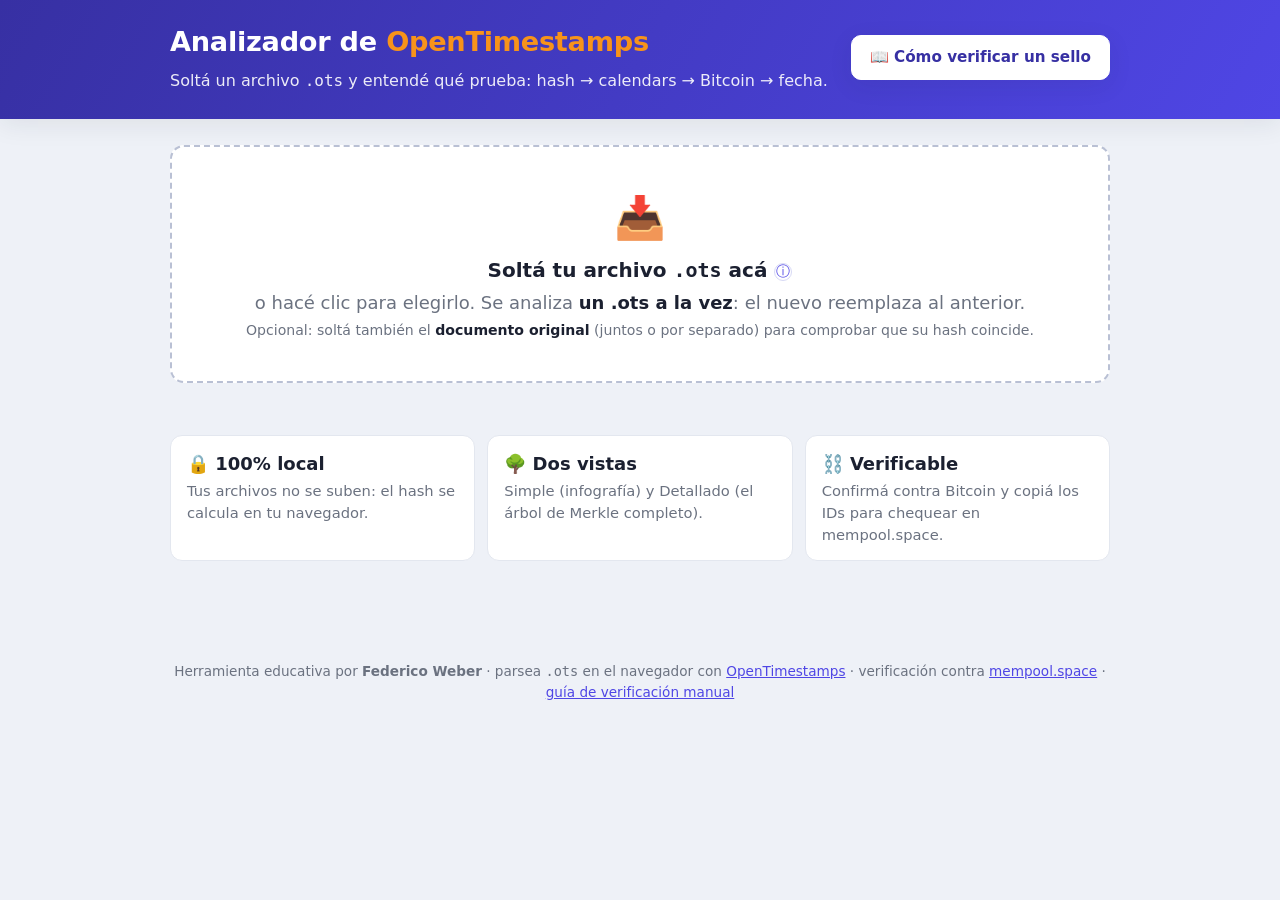
<file: index.html>
<!DOCTYPE html>
<html lang="es">
<head>
  <meta charset="UTF-8">
  <meta name="viewport" content="width=device-width, initial-scale=1.0">
  <title>Analizador de OpenTimestamps</title>
  <link rel="stylesheet" href="css/styles.css">
</head>
<body>
  <header class="site-header">
    <div class="container header-row">
      <div class="header-titles">
        <h1>Analizador de <span class="brand-dot">OpenTimestamps</span></h1>
        <p class="sub">Soltá un archivo <code>.ots</code> y entendé qué prueba: hash → calendars → Bitcoin → fecha.</p>
      </div>
      <a class="header-howto" href="howto.html" target="_blank" rel="noopener">📖 Cómo verificar un sello</a>
    </div>
  </header>

  <main>
    <div class="container">

      <div id="dropzone" class="dropzone disabled">
        <div class="dz-icon">📥</div>
        <div class="dz-title">Soltá tu archivo <code>.ots</code> acá
          <button class="tip" type="button" aria-label="Ayuda">ⓘ<span class="tip-pop">Un .ots no contiene tu documento: es solo la prueba criptográfica de en qué fecha existía. Todo se analiza en tu navegador, sin subir nada.</span></button>
        </div>
        <div class="dz-sub">o hacé clic para elegirlo. Se analiza <b>un .ots a la vez</b>: el nuevo reemplaza al anterior.</div>
        <div class="dz-sub small">Opcional: soltá también el <b>documento original</b> (juntos o por separado) para comprobar que su hash coincide.</div>
        <input type="file" id="file-input" multiple style="display:none">
      </div>
      <div id="lib-status">Cargando librerías…</div>

      <div id="empty-state">
        <div class="empty-hints">
          <div class="hint-card"><div class="h">🔒 100% local</div><div class="d">Tus archivos no se suben: el hash se calcula en tu navegador.</div></div>
          <div class="hint-card"><div class="h">🌳 Dos vistas</div><div class="d">Simple (infografía) y Detallado (el árbol de Merkle completo).</div></div>
          <div class="hint-card"><div class="h">⛓️ Verificable</div><div class="d">Confirmá contra Bitcoin y copiá los IDs para chequear en mempool.space.</div></div>
        </div>
      </div>

      <div id="toolbar" class="toolbar" style="display:none">
        <div class="toggle" role="group" aria-label="Modo de vista">
          <button id="view-simple" class="active" type="button">Simple</button>
          <button id="view-detailed" type="button">Detallado</button>
        </div>
        <button class="tip" type="button" aria-label="Ayuda">ⓘ<span class="tip-pop">Simple: infografía paso a paso. Detallado: todas las operaciones del árbol de Merkle, como el comando <code>ots info</code>.</span></button>
        <div class="spacer"></div>
        <button id="btn-clear" class="btn ghost" type="button">🗑️ Limpiar</button>
      </div>

      <div id="results"></div>

    </div>
  </main>

  <div id="toast"></div>

  <footer class="site-footer">
    <div class="container">
      Herramienta educativa por <strong>Federico Weber</strong> · parsea <code>.ots</code> en el navegador con
      <a href="https://opentimestamps.org" target="_blank" rel="noopener">OpenTimestamps</a> ·
      verificación contra <a href="https://mempool.space" target="_blank" rel="noopener">mempool.space</a> ·
      <a href="howto.html">guía de verificación manual</a>
    </div>
  </footer>

  <!-- Librerías de terceros (locales, sin red) -->
  <script src="assets/opentimestamps.min.js"></script>
  <script src="assets/crypto-js.js"></script>
  <!-- Módulos propios (orden importa) -->
  <script src="js/util.js"></script>
  <script src="js/parser.js"></script>
  <script src="js/hash.js"></script>
  <script src="js/mempool.js"></script>
  <script src="js/render-tree.js"></script>
  <script src="js/render-simple.js"></script>
  <script src="js/render-detailed.js"></script>
  <script src="js/app.js"></script>
</body>
</html>
</file>
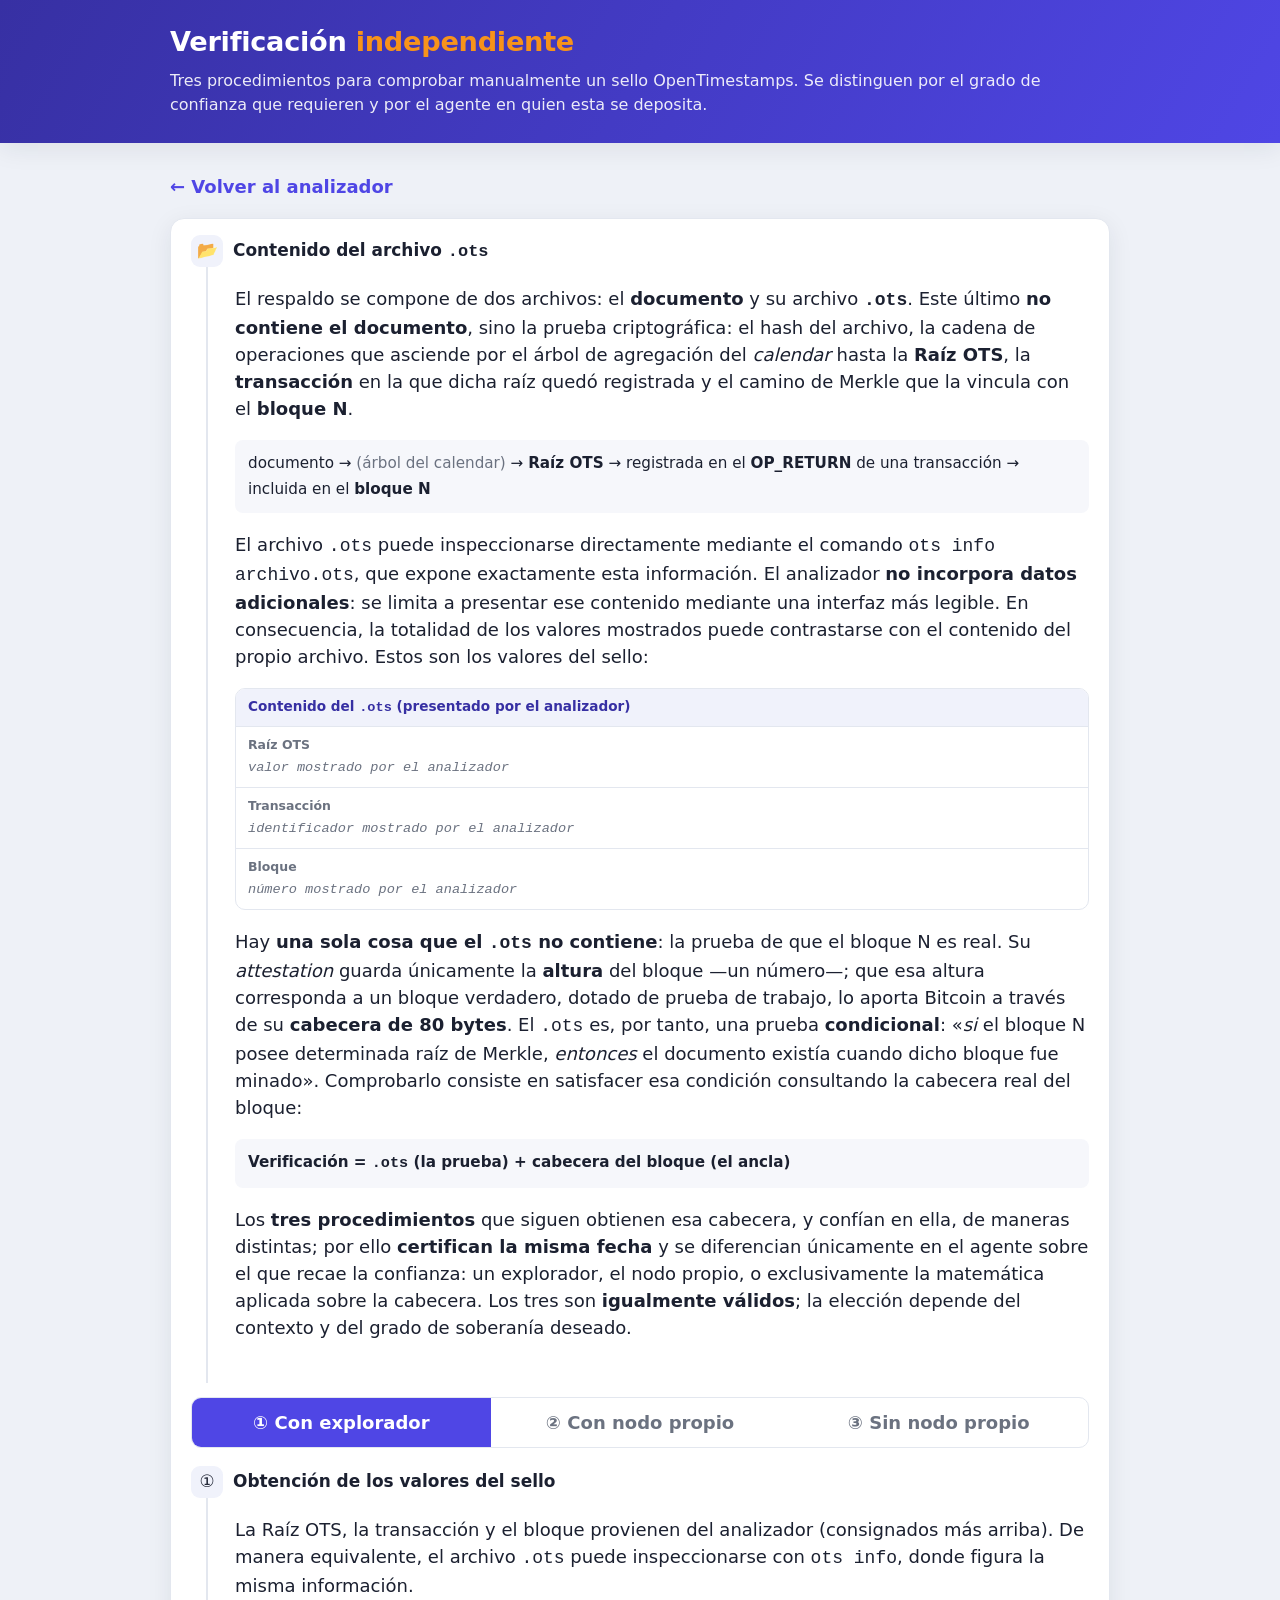
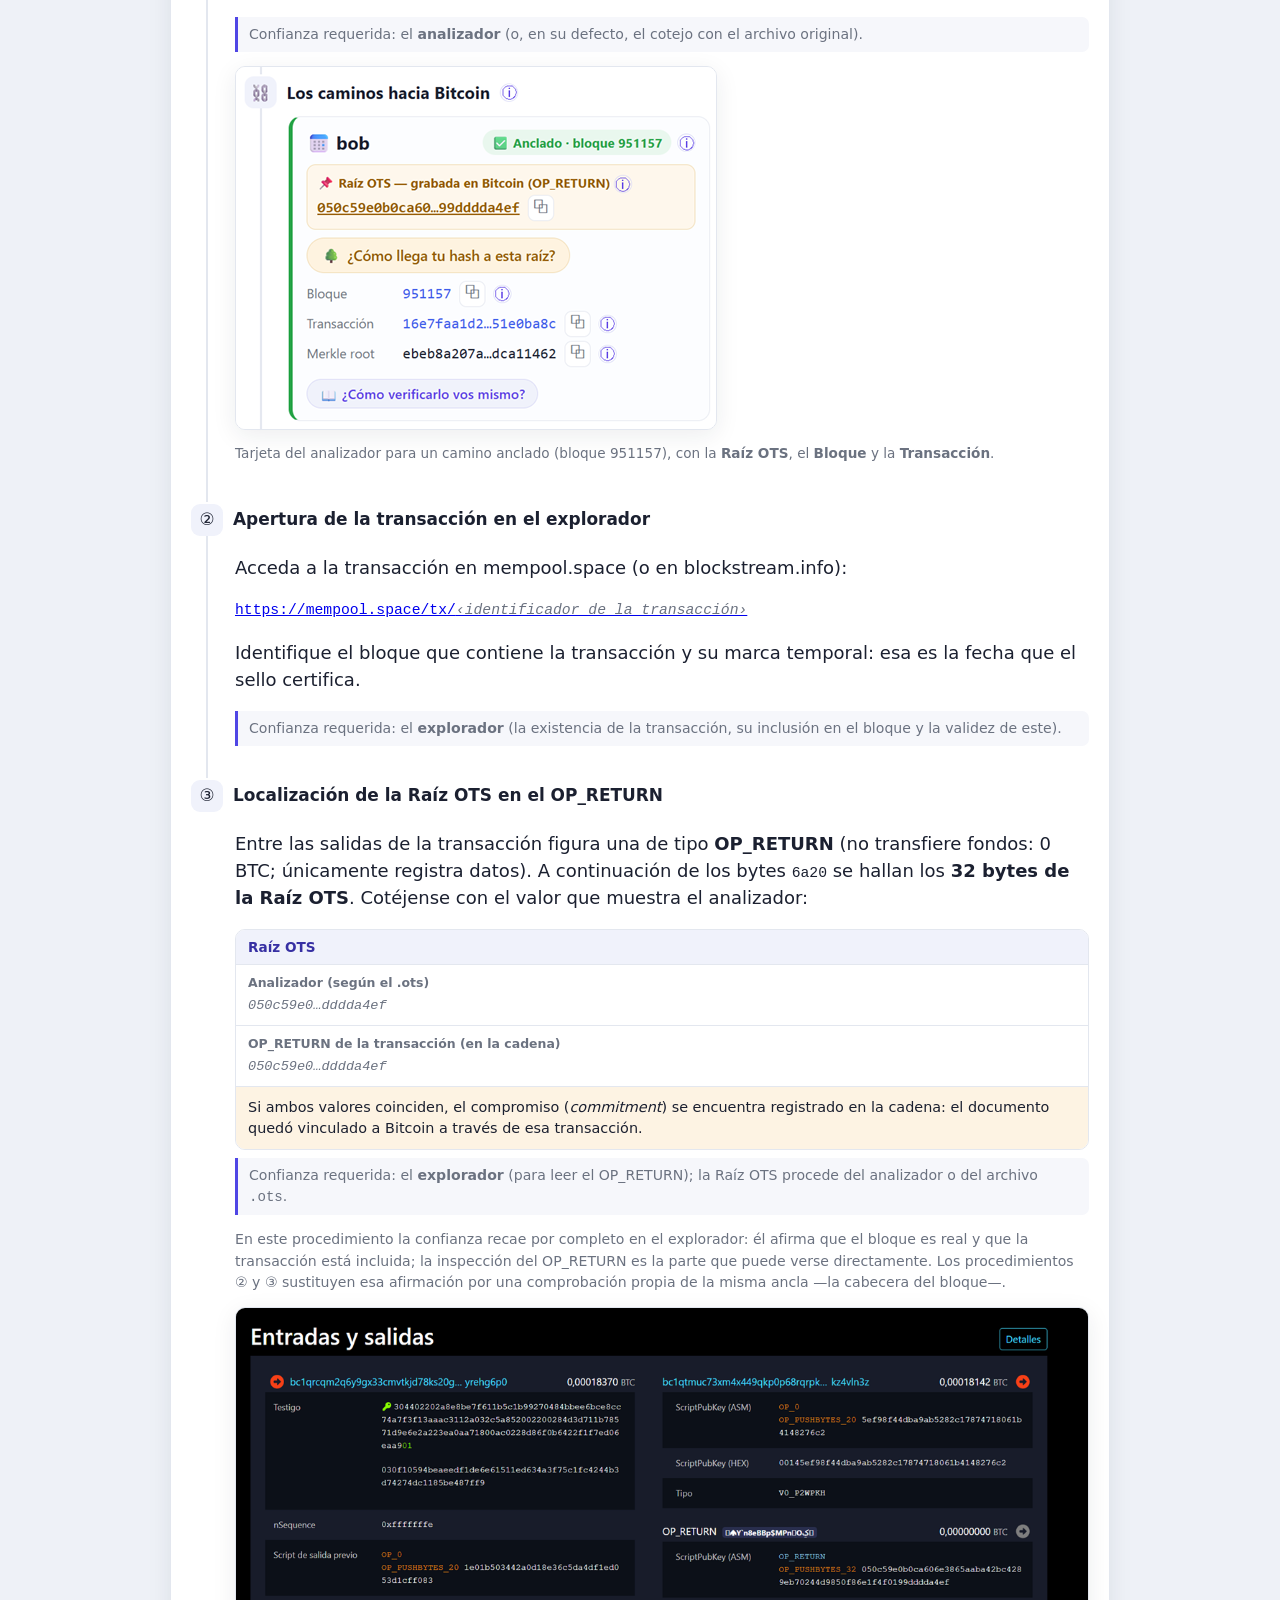
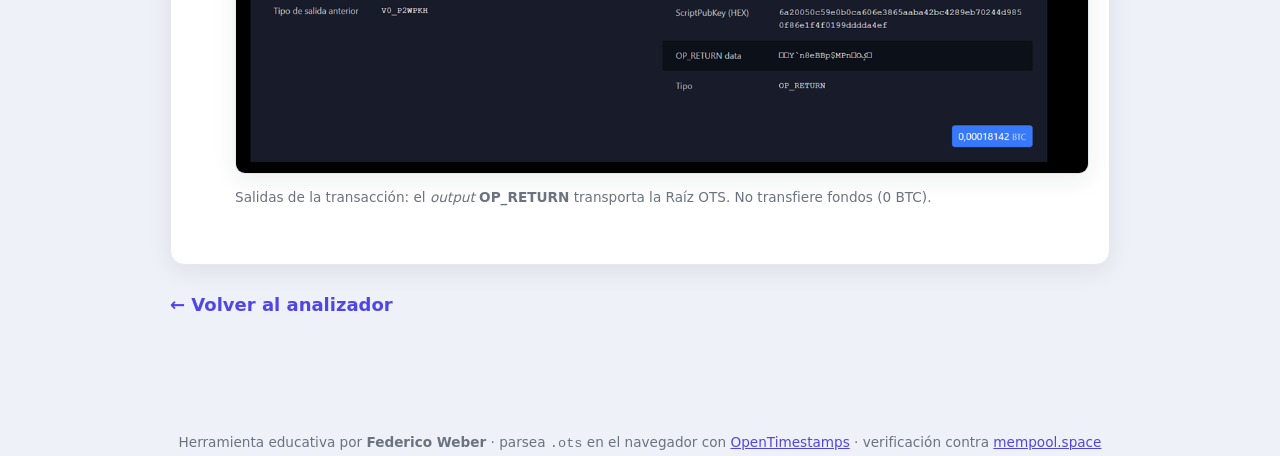
<file: howto.html>
<!DOCTYPE html>
<html lang="es">
<head>
  <meta charset="UTF-8">
  <meta name="viewport" content="width=device-width, initial-scale=1.0">
  <title>Verificación de un sello — Analizador de OpenTimestamps</title>
  <link rel="stylesheet" href="css/styles.css">
</head>
<body>
  <header class="site-header">
    <div class="container">
      <h1>Verificación <span class="brand-dot">independiente</span></h1>
      <p class="sub">Tres procedimientos para comprobar manualmente un sello OpenTimestamps. Se distinguen por el grado de confianza que requieren y por el agente en quien esta se deposita.</p>
    </div>
  </header>

  <main>
    <div class="container">

      <a class="howto-back" href="index.html">← Volver al analizador</a>

      <section class="card howto">
        <div class="card-body">

          <!-- ===================== PREÁMBULO ===================== -->
          <div class="stage">
            <div class="stage-head">
              <span class="stage-icon">📂</span>
              <span class="stage-title">Contenido del archivo <code>.ots</code></span>
            </div>
            <div class="stage-body">
              <p>El respaldo se compone de dos archivos: el <b>documento</b> y su archivo <b><code>.ots</code></b>. Este último <b>no contiene el documento</b>, sino la prueba criptográfica: el hash del archivo, la cadena de operaciones que asciende por el árbol de agregación del <i>calendar</i> hasta la <b>Raíz OTS</b>, la <b>transacción</b> en la que dicha raíz quedó registrada y el camino de Merkle que la vincula con el <b>bloque N</b>.</p>
              <div class="spine">
                documento → <span class="muted">(árbol del calendar)</span> → <b>Raíz OTS</b> → registrada en el <b>OP_RETURN</b> de una transacción → incluida en el <b>bloque N</b>
              </div>
              <p>El archivo <code>.ots</code> puede inspeccionarse directamente mediante el comando <code>ots info archivo.ots</code>, que expone exactamente esta información. El analizador <b>no incorpora datos adicionales</b>: se limita a presentar ese contenido mediante una interfaz más legible. En consecuencia, la totalidad de los valores mostrados puede contrastarse con el contenido del propio archivo. Estos son los valores del sello:</p>
              <div class="cmp">
                <div class="cmp-label">Contenido del <code>.ots</code> (presentado por el analizador)</div>
                <div class="cmp-row"><span class="cmp-tag">Raíz OTS</span><span class="mono cmp-val param" data-param="otsroot">valor mostrado por el analizador</span></div>
                <div class="cmp-row"><span class="cmp-tag">Transacción</span><span class="mono cmp-val param" data-param="txid">identificador mostrado por el analizador</span></div>
                <div class="cmp-row"><span class="cmp-tag">Bloque</span><span class="mono cmp-val param" data-param="block">número mostrado por el analizador</span></div>
              </div>
              <div id="ctx-banner" class="hint-inline" hidden>
                Esta guía ya tiene cargados <b>los valores del sello analizado</b>. De haberse accedido sin ese contexto, sígase el procedimiento con los valores que muestra el analizador.
              </div>
              <p>Hay <b>una sola cosa que el <code>.ots</code> no contiene</b>: la prueba de que el bloque N es real. Su <i>attestation</i> guarda únicamente la <b>altura</b> del bloque —un número—; que esa altura corresponda a un bloque verdadero, dotado de prueba de trabajo, lo aporta Bitcoin a través de su <b>cabecera de 80 bytes</b>. El <code>.ots</code> es, por tanto, una prueba <b>condicional</b>: «<i>si</i> el bloque N posee determinada raíz de Merkle, <i>entonces</i> el documento existía cuando dicho bloque fue minado». Comprobarlo consiste en satisfacer esa condición consultando la cabecera real del bloque:</p>
              <div class="spine"><b>Verificación = <code>.ots</code> (la prueba) + cabecera del bloque (el ancla)</b></div>
              <p>Los <b>tres procedimientos</b> que siguen obtienen esa cabecera, y confían en ella, de maneras distintas; por ello <b>certifican la misma fecha</b> y se diferencian únicamente en el agente sobre el que recae la confianza: un explorador, el nodo propio, o exclusivamente la matemática aplicada sobre la cabecera. Los tres son <b>igualmente válidos</b>; la elección depende del contexto y del grado de soberanía deseado.</p>
            </div>
          </div>

          <!-- ===================== SOLAPAS ===================== -->
          <div class="toggle howto-tabs" role="group" aria-label="Nivel de confianza">
            <button type="button" data-tab="simple" class="active">① Con explorador</button>
            <button type="button" data-tab="nodo">② Con nodo propio</button>
            <button type="button" data-tab="sinconfiar">③ Sin nodo propio</button>
          </div>

          <!-- ---------- SOLAPA 1: CON EXPLORADOR ---------- -->
          <div class="tab-panel" data-panel="simple">

            <div class="stage">
              <div class="stage-head"><span class="stage-icon">①</span><span class="stage-title">Obtención de los valores del sello</span></div>
              <div class="stage-body">
                <p>La Raíz OTS, la transacción y el bloque provienen del analizador (consignados más arriba). De manera equivalente, el archivo <code>.ots</code> puede inspeccionarse con <code>ots info</code>, donde figura la misma información.</p>
                <p class="trust-inline">Confianza requerida: el <b>analizador</b> (o, en su defecto, el cotejo con el archivo original).</p>
                <figure class="shot" id="shot-1">
                  <img src="assets/howto/shot1-analizador.png" alt="Tarjeta del analizador con un sello anclado: estado Anclado bloque 951157, Raíz OTS, Bloque, Transacción y Merkle root del bloque.">
                  <figcaption>Tarjeta del analizador para un camino anclado (bloque 951157), con la <b>Raíz OTS</b>, el <b>Bloque</b> y la <b>Transacción</b>.</figcaption>
                </figure>
              </div>
            </div>

            <div class="stage">
              <div class="stage-head"><span class="stage-icon">②</span><span class="stage-title">Apertura de la transacción en el explorador</span></div>
              <div class="stage-body">
                <p>Acceda a la transacción en mempool.space (o en blockstream.info):</p>
                <p class="mono url-line" id="tx-line"><a id="tx-link" href="https://mempool.space" target="_blank" rel="noopener">https://mempool.space/tx/<span class="param" data-param="txid">‹identificador de la transacción›</span></a></p>
                <p>Identifique el bloque que contiene la transacción y su marca temporal: esa es la fecha que el sello certifica.</p>
                <p class="trust-inline">Confianza requerida: el <b>explorador</b> (la existencia de la transacción, su inclusión en el bloque y la validez de este).</p>
              </div>
            </div>

            <div class="stage">
              <div class="stage-head"><span class="stage-icon">③</span><span class="stage-title">Localización de la Raíz OTS en el OP_RETURN</span></div>
              <div class="stage-body">
                <p>Entre las salidas de la transacción figura una de tipo <b>OP_RETURN</b> (no transfiere fondos: 0 BTC; únicamente registra datos). A continuación de los bytes <span class="mono">6a20</span> se hallan los <b>32 bytes de la Raíz OTS</b>. Cotéjense con el valor que muestra el analizador:</p>
                <div class="cmp">
                  <div class="cmp-label">Raíz OTS</div>
                  <div class="cmp-row"><span class="cmp-tag">Analizador (según el .ots)</span><span class="mono cmp-val param" data-param="otsroot">050c59e0…dddda4ef</span></div>
                  <div class="cmp-row"><span class="cmp-tag">OP_RETURN de la transacción (en la cadena)</span><span class="mono cmp-val param" data-param="otsroot">050c59e0…dddda4ef</span></div>
                  <div class="cmp-note">Si ambos valores coinciden, el compromiso (<i>commitment</i>) se encuentra registrado en la cadena: el documento quedó vinculado a Bitcoin a través de esa transacción.</div>
                </div>
                <p class="trust-inline">Confianza requerida: el <b>explorador</b> (para leer el OP_RETURN); la Raíz OTS procede del analizador o del archivo <code>.ots</code>.</p>
                <p class="muted small">En este procedimiento la confianza recae por completo en el explorador: él afirma que el bloque es real y que la transacción está incluida; la inspección del OP_RETURN es la parte que puede verse directamente. Los procedimientos ② y ③ sustituyen esa afirmación por una comprobación propia de la misma ancla —la cabecera del bloque—.</p>
                <figure class="shot" id="shot-4">
                  <img src="assets/howto/shot4-opreturn.png" alt="Entradas y salidas de la transacción en el explorador, con el output OP_RETURN resaltado.">
                  <figcaption>Salidas de la transacción: el <i>output</i> <b>OP_RETURN</b> transporta la Raíz OTS. No transfiere fondos (0 BTC).</figcaption>
                </figure>
              </div>
            </div>
          </div>

          <!-- ---------- SOLAPA 2: CON NODO PROPIO ---------- -->
          <div class="tab-panel" data-panel="nodo" hidden>
            <div class="trust-box t-node">
              <div class="h">¿Sobre quién recae la confianza?</div>
              <p>Únicamente sobre el <b>nodo propio</b>. No se requiere confiar en ningún servicio externo: el nodo ya descargó y validó la totalidad de la cadena (prueba de trabajo, raíces de Merkle y cada transacción). Constituye la opción de mayor soberanía.</p>
            </div>

            <div class="stage">
              <div class="stage-head"><span class="stage-icon">🖥️</span><span class="stage-title">Verificación contra el nodo propio</span></div>
              <div class="stage-body">
                <p>En un equipo que ejecute <b>Bitcoin Core</b> (resulta suficiente; no se requieren índices ni servicios adicionales), instálese el cliente de OpenTimestamps y, disponiendo del documento original junto a su archivo <code>.ots</code>, ejecútese:</p>
                <pre class="cmd">ots verify archivo.ots</pre>
                <p>El cliente solicita al nodo, a través de su interfaz RPC, la <b>cabecera del bloque</b> correspondiente, recalcula la prueba y devuelve un resultado de la forma:</p>
                <pre class="cmd">Success! Bitcoin block <span class="param" data-param="block">N</span> attests existence as of 2025-…</pre>
                <p>El nodo es la única fuente consultada: no se recurre a mempool ni a ningún tercero.</p>
                <div class="bytes-box">
                  <div class="h">¿Por qué funciona incluso con un nodo <i>pruned</i>?</div>
                  <p>La verificación <b>no consulta el OP_RETURN en la cadena</b>: la transacción —con la Raíz OTS en su OP_RETURN— está contenida en el propio archivo <code>.ots</code>, que el cliente reconstruye internamente. Lo único que solicita al nodo es la <b>cabecera del bloque</b> (80 bytes), para cotejar la raíz de Merkle recalculada con <code>header.merkleroot</code>. Un nodo <i>pruned</i> descarta los bloques antiguos, pero <b>conserva todas las cabeceras</b>; por ello basta para una verificación <b>completa</b>. La coincidencia de la raíz de Merkle prueba, por sí sola, que esa transacción —y su OP_RETURN— está incluida en el bloque: la inspección del OP_RETURN en el explorador (procedimiento ①) es un cotejo visual complementario, no un requisito de la comprobación criptográfica.</p>
                </div>
              </div>
            </div>
          </div>

          <!-- ---------- SOLAPA 3: SIN NODO PROPIO ---------- -->
          <div class="tab-panel" data-panel="sinconfiar" hidden>
            <div class="trust-box t-math">
              <div class="h">¿Sobre quién recae la confianza?</div>
              <p>El procedimiento de <b>menor confianza posible en ausencia de un nodo propio</b>. El nodo (procedimiento ②) constituye el ideal, al no requerir terceros. Aquí, sin disponer de un nodo, la comprobación matemática y la prueba de trabajo se realizan de manera independiente. Lo único que se solicita a un tercero es la <b>cabecera de 80 bytes</b> del bloque, de tamaño mínimo. Conviene obtenerla de <b>varias fuentes independientes y comprobar que coinciden</b>: por ejemplo, dos exploradores distintos (<a href="https://mempool.space" target="_blank" rel="noopener">mempool.space</a> y <a href="https://blockstream.info" target="_blank" rel="noopener">blockstream.info</a>), el <b>nodo de un tercero de confianza</b> (un conocido, un servicio comunitario) o una instancia pública de <i>Esplora</i>. La cabecera cruda puede descargarse incluso por API: <code>GET /api/block/&lt;hash&gt;/header</code>.</p>
            </div>

            <div class="stage">
              <div class="stage-head"><span class="stage-icon">🌿</span><span class="stage-title">El archivo .ots contiene el camino de Merkle</span></div>
              <div class="stage-body">
                <p>El archivo <code>.ots</code> <b>no</b> contiene las demás transacciones del bloque, sino únicamente la docena de <b>hashes «hermanos»</b> del camino (un bloque de aproximadamente 4.000 transacciones requiere alrededor de 12 hashes, no 4.000). Con la transacción propia y esos hashes se recalcula la <b>raíz de Merkle del bloque</b>, en su totalidad sin conexión y sin descargar el bloque completo.</p>
                <p>Obsérvese que este procedimiento adquiere sentido una vez verificado, mediante el procedimiento ①, que el OP_RETURN propio se halla en dicho bloque. Aquí se demuestra que ese bloque es auténtico <b>sin recurrir a la confianza en un explorador</b>: el cálculo se efectúa de manera independiente.</p>
              </div>
            </div>

            <div class="stage">
              <div class="stage-head"><span class="stage-icon">⚖️</span><span class="stage-title">Cotejo con la raíz de Merkle del bloque</span></div>
              <div class="stage-body">
                <p>Ábrase el bloque y obsérvese su campo <b>Merkle Root</b> (el resumen criptográfico de la totalidad de sus transacciones):</p>
                <p class="mono url-line"><a id="block-link" href="https://mempool.space" target="_blank" rel="noopener">https://mempool.space/block/<span class="param" data-param="block">‹altura›</span></a> · <a id="block-link-alt" href="https://blockstream.info" target="_blank" rel="noopener">blockstream.info</a></p>
                <div class="cmp">
                  <div class="cmp-label">Raíz de Merkle del bloque</div>
                  <div class="cmp-row"><span class="cmp-tag">Analizador (recalculada del .ots)</span><span class="mono cmp-val param" data-param="merkle">ebeb8a20…dca11462</span></div>
                  <div class="cmp-row"><span class="cmp-tag">Explorador / cabecera del bloque</span><span class="mono cmp-val param" data-param="merkle">ebeb8a20…dca11462</span></div>
                  <div class="cmp-note"><b>Por qué la comparación no es circular:</b> la raíz de Merkle del lado del analizador se computó a partir del archivo propio, sin conexión, antes de cualquier consulta a la red. Que coincida con la del bloque real demuestra que el documento se halla, con certeza criptográfica, dentro de ese bloque.</div>
                </div>
                <div class="bytes-box">
                  <div class="h">Nota sobre el orden de los bytes (<i>endianness</i>)</div>
                  <p>En ocasiones el archivo <code>.ots</code> almacena la raíz de Merkle en orden inverso, byte a byte. Si los valores no coinciden a primera vista, léase uno de ellos por pares de caracteres, de derecha a izquierda: se trata del mismo número en orden invertido. La verificación automática admite ambas orientaciones.</p>
                  <div id="merkle-both" hidden>
                    <p class="muted small">La raíz de Merkle, en sus dos orientaciones posibles:</p>
                    <p class="mono small param-line"><span class="param" data-param="merkle"></span><br><span class="param" data-param="merkle-rev"></span></p>
                  </div>
                </div>
                <figure class="shot" id="shot-2">
                  <img src="assets/howto/shot2-merkle-root.png" alt="Detalles del bloque en el explorador, con el campo Raíz de Merkle resaltado.">
                  <figcaption>Detalles del bloque en el explorador: el campo <b>Raíz de Merkle</b> objeto del cotejo.</figcaption>
                </figure>
              </div>
            </div>

            <div class="stage">
              <div class="stage-head"><span class="stage-icon">🧱</span><span class="stage-title">Sobre la confianza en la cabecera del bloque</span></div>
              <div class="stage-body">
                <p>No se confía en ella: se la comprueba. El identificador del bloque (su prueba de trabajo) es el <b>doble SHA-256 de estos 80 bytes</b>; al calcularlo se constata que cumple el objetivo de dificultad. En esos mismos 80 bytes figuran la raíz de Merkle (campo 3) y la marca temporal (campo 4):</p>
                <div class="cmp">
                  <div class="cmp-label">Cabecera del bloque — 80 bytes</div>
                  <div class="cmp-row"><span class="cmp-tag">1 · versión</span><span class="cmp-val">4 bytes</span></div>
                  <div class="cmp-row"><span class="cmp-tag">2 · hash del bloque anterior</span><span class="cmp-val">32 bytes — encadenamiento</span></div>
                  <div class="cmp-row"><span class="cmp-tag">3 · raíz de Merkle</span><span class="cmp-val">32 bytes — valor cotejado</span></div>
                  <div class="cmp-row"><span class="cmp-tag">4 · marca temporal</span><span class="cmp-val">4 bytes — la fecha</span></div>
                  <div class="cmp-row"><span class="cmp-tag">5 · bits / objetivo</span><span class="cmp-val">4 bytes — la dificultad</span></div>
                  <div class="cmp-row"><span class="cmp-tag">6 · nonce</span><span class="cmp-val">4 bytes — campo modificado por el minero</span></div>
                  <div class="cmp-note">No es necesario que un tercero garantice la existencia de la prueba de trabajo: se verifica calculando el hash de los 80 bytes. Por ello este procedimiento no requiere descargar el bloque completo ni un nodo propio: basta la cabecera (80 bytes), obtenible de las fuentes indicadas más arriba.</div>
                </div>
              </div>
            </div>
          </div>

        </div>
      </section>

      <a class="howto-back" href="index.html">← Volver al analizador</a>

    </div>
  </main>

  <footer class="site-footer">
    <div class="container">
      Herramienta educativa por <strong>Federico Weber</strong> · parsea <code>.ots</code> en el navegador con
      <a href="https://opentimestamps.org" target="_blank" rel="noopener">OpenTimestamps</a> ·
      verificación contra <a href="https://mempool.space" target="_blank" rel="noopener">mempool.space</a>
    </div>
  </footer>

  <script src="js/howto.js"></script>
</body>
</html>
</file>
<file: css/styles.css>
/* ============================================================
   OTS Dashboard — estilos. Diseño limpio, alto contraste, apto proyector.
   ============================================================ */
:root {
  --bg: #eef1f7;
  --panel: #ffffff;
  --ink: #1b2030;
  --muted: #6b7280;
  --line: #e3e7ef;
  --indigo: #4f46e5;
  --indigo-d: #3730a3;
  --btc: #f7931a;
  --green: #16a34a;
  --green-bg: #e8f7ee;
  --amber: #d97706;
  --amber-bg: #fdf3e3;
  --blue: #2563eb;
  --blue-bg: #e8f0ff;
  --red: #dc2626;
  --red-bg: #fdecec;
  --radius: 14px;
  --shadow: 0 6px 24px rgba(27, 32, 48, .08);
  --mono: ui-monospace, SFMono-Regular, "SF Mono", Menlo, Consolas, monospace;
}

* { box-sizing: border-box; }
html { -webkit-text-size-adjust: 100%; }
body {
  margin: 0;
  font-family: system-ui, -apple-system, "Segoe UI", Roboto, Helvetica, Arial, sans-serif;
  font-size: 17px;
  line-height: 1.5;
  color: var(--ink);
  background: var(--bg);
}

/* ---------- header ---------- */
.site-header {
  background: linear-gradient(120deg, var(--indigo-d), var(--indigo));
  color: #fff;
  padding: 22px 0 26px;
  box-shadow: var(--shadow);
}
.container { max-width: 980px; margin: 0 auto; padding: 0 20px; }
.site-header h1 { margin: 0; font-size: 1.7rem; letter-spacing: -.01em; }
.site-header .sub { margin: 6px 0 0; opacity: .9; font-size: 1rem; }
.header-row { display: flex; align-items: center; justify-content: space-between; gap: 16px; flex-wrap: wrap; }
.header-howto {
  flex: 0 0 auto; background: #fff; border: 1px solid #fff;
  color: var(--indigo-d); text-decoration: none; font-weight: 700; font-size: .95rem;
  padding: 10px 18px; border-radius: 10px; white-space: nowrap; box-shadow: var(--shadow);
}
.header-howto:hover { background: #eef0fb; }
.brand-dot { color: var(--btc); }

main { padding: 26px 0 80px; }

/* ---------- dropzone ---------- */
.dropzone {
  border: 2.5px dashed #b9c0d4;
  border-radius: var(--radius);
  background: var(--panel);
  padding: 40px 24px;
  text-align: center;
  cursor: pointer;
  transition: border-color .15s, background .15s, transform .05s;
}
.dropzone:hover { border-color: var(--indigo); }
.dropzone.over { border-color: var(--indigo); background: #f4f5ff; transform: scale(1.005); }
.dropzone.disabled { opacity: .55; pointer-events: none; }
.dropzone .dz-icon { font-size: 2.6rem; }
.dropzone .dz-title { font-size: 1.25rem; font-weight: 600; margin-top: 6px; }
.dropzone .dz-sub { color: var(--muted); margin-top: 4px; }
.dropzone .dz-sub b { color: var(--ink); }
#lib-status { min-height: 1.2em; margin-top: 12px; color: var(--amber); font-size: .92rem; }
#lib-status.ready { color: var(--green); }

/* ---------- empty state hints ---------- */
.empty-hints {
  margin-top: 22px; display: grid; gap: 12px;
  grid-template-columns: repeat(auto-fit, minmax(220px, 1fr));
}
.hint-card { background: var(--panel); border: 1px solid var(--line); border-radius: 12px; padding: 14px 16px; }
.hint-card .h { font-weight: 600; }
.hint-card .d { color: var(--muted); font-size: .92rem; margin-top: 3px; }

/* ---------- toolbar ---------- */
.toolbar { display: flex; align-items: center; gap: 10px; margin: 4px 0 18px; flex-wrap: wrap; }
.toolbar .spacer { flex: 1; }
.toggle { display: inline-flex; background: var(--panel); border: 1px solid var(--line); border-radius: 10px; overflow: hidden; }
.toggle button { border: 0; background: transparent; padding: 9px 16px; font: inherit; cursor: pointer; color: var(--muted); }
.toggle button.active { background: var(--indigo); color: #fff; }
.btn {
  border: 1px solid var(--line); background: var(--panel); color: var(--ink);
  padding: 9px 14px; border-radius: 10px; font: inherit; cursor: pointer;
  transition: background .12s, border-color .12s;
}
.btn:hover { border-color: #c2c9db; }
.btn.verify { border-color: var(--btc); color: #9a5b00; background: #fff7ec; font-weight: 600; }
.btn.verify:hover { background: #ffeed4; }
.btn.verify:disabled { opacity: .6; cursor: default; }
.btn.ghost { color: var(--muted); }

/* ---------- card ---------- */
.card {
  background: var(--panel); border: 1px solid var(--line); border-radius: var(--radius);
  box-shadow: var(--shadow); margin-bottom: 22px; overflow: hidden;
}
.card-header {
  display: flex; align-items: center; justify-content: space-between; gap: 12px;
  padding: 16px 20px; border-bottom: 1px solid var(--line); background: #fafbff; flex-wrap: wrap;
}
.card-id { display: inline-flex; align-items: baseline; gap: 8px; flex-wrap: wrap; }
.card-name { font-weight: 700; font-size: 1.08rem; }
.card-actions { display: flex; align-items: center; gap: 10px; }
.card-body { padding: 10px 20px 22px; }

.badge { font-size: .85rem; font-weight: 700; padding: 5px 11px; border-radius: 999px; white-space: nowrap; }
.badge.confirmed { background: var(--green-bg); color: var(--green); }
.badge.partial { background: var(--blue-bg); color: var(--blue); }
.badge.pending { background: var(--amber-bg); color: var(--amber); }
.badge.bad { background: var(--red-bg); color: var(--red); }

.muted { color: var(--muted); }
.small { font-size: .88rem; }

/* ---------- simple view: stages ---------- */
.simple-view { padding-top: 8px; }
.stage { position: relative; padding: 6px 0 20px 0; }
.stage:not(:last-child)::before {
  content: ""; position: absolute; left: 15px; top: 34px; bottom: -4px; width: 2px; background: var(--line);
}
.stage-head { display: flex; align-items: center; gap: 10px; }
.stage-icon {
  width: 32px; height: 32px; flex: 0 0 32px; border-radius: 9px; background: #f0f2fb;
  display: grid; place-items: center; font-size: 1.05rem; z-index: 1;
}
.stage-title { font-weight: 700; font-size: 1.06rem; }
.stage-body { margin: 8px 0 0 44px; }
/* ---------- tips de ayuda (ⓘ + popover CSS-only) ---------- */
.tip {
  cursor: help; color: var(--indigo); font-size: .9rem; border: 1px solid #d7d9f5;
  border-radius: 50%; width: 18px; height: 18px; display: inline-grid; place-items: center;
  /* reset de button */
  position: relative; background: none; padding: 0; font-family: inherit; line-height: 1;
  vertical-align: middle; flex: 0 0 auto;
}
.tip:hover, .tip:focus { border-color: var(--indigo); outline: none; }
.tip-pop {
  display: none; position: absolute; z-index: 30; top: 130%; left: 50%; transform: translateX(-50%);
  width: max-content; max-width: min(320px, 80vw);
  background: var(--ink); color: #fff; font-size: .85rem; font-weight: 400; text-align: left;
  padding: 9px 12px; border-radius: 9px; box-shadow: var(--shadow); cursor: auto;
  white-space: normal; line-height: 1.45;
}
.tip-pop code { color: #ffe2a8; background: none; font-size: .85em; }
.tip-pop.left { left: auto; right: -6px; transform: none; }
.tip:hover .tip-pop, .tip:focus .tip-pop, .tip:focus-within .tip-pop { display: block; }

.doc-name { font-weight: 600; }
.match { margin-top: 8px; padding: 10px 12px; border-radius: 10px; font-weight: 600; }
.match.ok { background: var(--green-bg); color: var(--green); }
.match.bad { background: var(--red-bg); color: var(--red); }
.hint-inline { color: var(--muted); font-size: .92rem; background: #f6f7fb; border-radius: 8px; padding: 8px 10px; }

/* fields (hash, block, tx, merkle) */
.field { display: flex; align-items: center; gap: 8px; margin: 4px 0; flex-wrap: wrap; }
.field-label { font-size: .82rem; color: var(--muted); min-width: 88px; }
.mono { font-family: var(--mono); font-size: .92rem; }
a.mono { color: var(--blue); text-decoration: none; }
a.mono:hover { text-decoration: underline; }
.copy-btn {
  border: 1px solid var(--line); background: #fff; color: var(--muted); cursor: pointer;
  width: 26px; height: 26px; border-radius: 7px; font-size: .9rem; line-height: 1; padding: 0;
}
.copy-btn:hover { border-color: var(--indigo); color: var(--indigo); }
.copy-btn.copied { border-color: var(--green); color: var(--green); }

/* branches */
.branches { display: grid; gap: 12px; grid-template-columns: repeat(auto-fit, minmax(280px, 1fr)); }
.branch { border: 1px solid var(--line); border-radius: 12px; padding: 12px 14px; background: #fcfdff; }
.branch.bitcoin { border-left: 4px solid var(--green); }
.branch.pending { border-left: 4px solid var(--amber); background: #fffdf8; }
.branch.unknown { border-left: 4px solid var(--muted); }
.branch-top { display: flex; align-items: center; justify-content: space-between; gap: 8px; margin-bottom: 6px; }
.cal-name { font-weight: 700; }
.pill-wrap { display: inline-flex; align-items: center; gap: 6px; }
.pill { font-size: .8rem; font-weight: 700; padding: 3px 9px; border-radius: 999px; white-space: nowrap; }
.pill.pending { background: var(--amber-bg); color: var(--amber); }
.pill.confirmed { background: var(--green-bg); color: var(--green); }
.pill.unknown { background: #eceef3; color: var(--muted); }

.ots-root { margin: 8px 0; padding: 8px 10px; border-radius: 9px; background: #fff7ec; border: 1px solid #f3d9b0; }
.ots-root-label { font-size: .8rem; font-weight: 700; color: #9a5b00; margin-bottom: 2px; }
.ots-root .field { margin: 0; }
.ots-root a.mono { color: #9a5b00; font-weight: 600; }

.online { margin-top: 8px; font-size: .92rem; }
.online.loading { color: var(--muted); display: flex; align-items: center; gap: 8px; }
.online.error { color: var(--red); background: var(--red-bg); padding: 8px 10px; border-radius: 8px; }
.online .date { font-weight: 600; margin-bottom: 4px; }
.verdict { font-weight: 600; padding: 6px 9px; border-radius: 8px; }
.verdict.ok { background: var(--green-bg); color: var(--green); }
.verdict.bad { background: var(--red-bg); color: var(--red); }

.spinner { width: 15px; height: 15px; border: 2px solid #d7dae6; border-top-color: var(--indigo); border-radius: 50%; display: inline-block; animation: spin .8s linear infinite; }
@keyframes spin { to { transform: rotate(360deg); } }

.result { padding: 12px 14px; border-radius: 10px; }
.result.confirmed { background: var(--green-bg); }
.result.confirmed .big { font-size: 1.2rem; font-weight: 800; color: var(--green); margin-bottom: 2px; }
.result.pending { background: var(--amber-bg); color: #8a5a00; }
.result.claim { background: #eef1f7; }
.result.claim .big { font-size: 1.12rem; font-weight: 800; color: var(--ink); margin-bottom: 2px; }
.result.bad { background: var(--red-bg); }
.result.bad .big { font-size: 1.18rem; font-weight: 800; color: var(--red); margin-bottom: 2px; }

/* ---------- veredicto en lenguaje llano (banner arriba de la vista Simple) ---------- */
.verdict-banner { padding: 16px 18px; border-radius: 12px; margin-bottom: 20px; border-left: 6px solid var(--line); }
.verdict-banner .big { font-size: 1.18rem; font-weight: 800; margin-bottom: 4px; line-height: 1.32; }
.verdict-banner .vb-sub { line-height: 1.5; }
.verdict-banner .vb-redund { margin-top: 8px; }
.verdict-banner .howto-link { margin-top: 12px; }
.verdict-banner.confirmed { background: var(--green-bg); border-left-color: var(--green); }
.verdict-banner.confirmed .big { color: var(--green); }
.verdict-banner.claim { background: #eef1f7; border-left-color: var(--indigo); }
.verdict-banner.claim .big { color: var(--ink); }
.verdict-banner.pending { background: var(--amber-bg); border-left-color: var(--amber); }
.verdict-banner.pending .big { color: #8a5a00; }
.verdict-banner.bad { background: var(--red-bg); border-left-color: var(--red); }
.verdict-banner.bad .big { color: var(--red); }

/* ---------- detailed view: tree (lista vertical con espinazo) ---------- */
.detailed-view { font-size: .94rem; padding-top: 6px; }
.tree-start { display: flex; align-items: center; gap: 8px; margin-bottom: 8px; flex-wrap: wrap; }
/* el "espinazo": una sola línea vertical, sin sangría por paso */
.tree-body { border-left: 2px solid var(--line); padding-left: 14px; margin-left: 7px; }
/* solo los forks agregan UN nivel de sangría */
.tree-node { border-left: 2px solid var(--line); padding-left: 14px; margin-left: 7px; }

.op-step {
  display: flex; align-items: center; gap: 7px; margin: 2px 0; flex-wrap: wrap;
  position: relative; min-width: 0;
}
.op-step::before { /* puntito sobre el espinazo */
  content: ""; position: absolute; left: -19px; top: 9px; width: 6px; height: 6px;
  border-radius: 50%; background: var(--line);
}
.op-chip { font-family: var(--mono); font-size: .76rem; font-weight: 700; padding: 2px 8px; border-radius: 6px; color: #fff; white-space: nowrap; }
.op-append { background: #2563eb; }
.op-prepend { background: #7c3aed; }
.op-sha { background: #0891b2; }
.op-hash { background: var(--indigo); }
.op-arg { color: var(--muted); }
.op-arrow { color: #b9c0d4; }
.op-result { color: var(--ink); }

/* grupo colapsable de pasos intermedios */
details.ops-group { margin: 4px 0; }
details.ops-group > summary {
  cursor: pointer; display: inline-flex; align-items: center; gap: 6px;
  font-size: .85rem; color: var(--muted); background: #f3f4f9; border: 1px solid var(--line);
  padding: 4px 12px; border-radius: 999px; list-style: none; user-select: none;
}
details.ops-group > summary::-webkit-details-marker { display: none; }
details.ops-group > summary::before { content: "▸"; font-size: .8rem; }
details.ops-group[open] > summary::before { content: "▾"; }
details.ops-group[open] > summary { margin-bottom: 4px; }
details.ops-group .op-step { margin-left: 4px; }

/* hitos del proceso: "estaciones" centradas y resaltadas sobre el espinazo */
.milestone {
  display: block; text-align: center; margin: 12px 0; padding: 10px 14px;
  border-radius: 10px; box-shadow: 0 2px 10px rgba(27, 32, 48, .07); position: relative;
}
.milestone::before { /* nodo grande sobre el espinazo */
  content: ""; position: absolute; left: -20px; top: 50%; transform: translateY(-50%);
  width: 12px; height: 12px; border-radius: 50%; background: var(--indigo);
  border: 3px solid #fff; box-shadow: 0 0 0 1px var(--line);
}
.milestone-title { font-weight: 800; font-size: .98rem; }
.milestone-value { margin-top: 5px; display: flex; align-items: center; justify-content: center; gap: 7px; flex-wrap: wrap; }
.milestone-value .field { margin: 0; }

.milestone.checkpoint { background: var(--blue-bg); }
.milestone.checkpoint .milestone-title { color: var(--blue); }
.milestone.checkpoint::before { background: var(--blue); }
.milestone.pending { background: var(--amber-bg); }
.milestone.pending .milestone-title { color: var(--amber); }
.milestone.pending::before { background: var(--amber); }
.milestone.confirmed { background: var(--green-bg); }
.milestone.confirmed .milestone-title { color: var(--green); }
.milestone.confirmed::before { background: var(--green); }
.milestone.tx-marker { background: #eef3ff; border: 1px solid #d7e2fb; }
.milestone.tx-marker .milestone-title { color: var(--blue); }
.milestone.tx-marker::before { background: var(--blue); }
.milestone.otsroot { background: #fff7ec; border: 1px solid #f3d9b0; }
.milestone.otsroot .milestone-title { color: #9a5b00; }
.milestone.otsroot::before { background: var(--btc); }
.milestone.otsroot a.mono, .milestone.otsroot .mono { color: #9a5b00; }
.milestone.unknown { background: #eceef3; }

.fork-label { font-weight: 700; margin: 10px 0 5px; color: var(--indigo); }
details.fork-branch { margin: 5px 0; border: 1px solid var(--line); border-radius: 9px; padding: 5px 10px; background: #fbfcff; }
details.fork-branch > summary { cursor: pointer; font-weight: 700; padding: 4px; color: var(--indigo-d); }

/* ---------- visualización del árbol (hoja → raíz OTS) ---------- */
details.tree-viz { margin: 8px 0; }
details.tree-viz > summary {
  cursor: pointer; display: inline-flex; align-items: center; gap: 6px;
  font-size: .9rem; font-weight: 600; color: #9a5b00; background: #fff3e0;
  border: 1px solid #f3d9b0; padding: 6px 14px; border-radius: 999px;
  list-style: none; user-select: none;
}
details.tree-viz > summary::-webkit-details-marker { display: none; }
details.tree-viz > summary::before { content: "🌳"; }
.tree-viz-wrap {
  margin-top: 10px; padding: 14px 8px 8px; border-radius: 12px;
  background: radial-gradient(120% 80% at 50% 0%, #fff6e9 0%, #f7f9ff 70%);
  border: 1px solid var(--line); text-align: center; overflow-x: auto;
}
.tree-svg { max-width: 100%; height: auto; display: inline-block; }
.tree-viz-note { margin-top: 8px; font-size: .82rem; color: var(--muted); max-width: 460px; margin-left: auto; margin-right: auto; }

/* silueta del árbol (convergencia) + base de hojas */
.tree-svg .tree-bg { fill: rgba(247, 147, 26, .055); stroke: #ecddc6; stroke-width: 1; }
.tree-svg .leaf-tick { stroke: #cdd3e4; stroke-width: 2; opacity: .7; }
/* aristas */
.tree-svg .edge { fill: none; opacity: 0; animation: treeFade .45s ease forwards; }
.tree-svg .edge.spine { stroke: var(--btc); stroke-width: 3; stroke-linecap: round; filter: drop-shadow(0 0 3px rgba(247, 147, 26, .55)); }
.tree-svg .edge.sib { stroke: #c5cbe0; stroke-width: 1.5; }
/* nodos */
.tree-svg .path-node, .tree-svg .sib-node { opacity: 0; animation: treeFade .45s ease forwards; }
.tree-svg .node-dot { fill: var(--btc); }
.tree-svg .path-node.leaf .node-dot, .tree-svg .path-node.root .node-dot { stroke: #fff; stroke-width: 3; filter: drop-shadow(0 0 5px rgba(247, 147, 26, .8)); }
.tree-svg .sib-tri { fill: #cdd3e4; stroke: #b9c0d4; stroke-width: 1; }
.tree-svg .node-label { font-family: var(--mono); font-size: 11px; fill: var(--ink); }
.tree-svg .leaf-label, .tree-svg .root-label { font-weight: 700; }
.tree-svg .root-label { fill: #9a5b00; }
.tree-svg .sib-label { font-family: var(--mono); font-size: 9px; fill: var(--muted); }
@keyframes treeFade { to { opacity: 1; } }

/* ---------- error card / toast ---------- */
.error-card { border-color: #f3c2c2; }
.err-msg { color: var(--red); background: var(--red-bg); padding: 10px 12px; border-radius: 8px; }
#toast {
  position: fixed; left: 50%; bottom: 26px; transform: translateX(-50%) translateY(20px);
  background: var(--ink); color: #fff; padding: 12px 18px; border-radius: 10px; box-shadow: var(--shadow);
  opacity: 0; pointer-events: none; transition: opacity .2s, transform .2s; max-width: 90vw; z-index: 50;
}
#toast.show { opacity: 1; transform: translateX(-50%) translateY(0); }

/* ---------- footer ---------- */
.site-footer { color: var(--muted); font-size: .85rem; text-align: center; padding: 20px; }
.site-footer a { color: var(--indigo); }

/* ---------- howto: link desde el análisis ---------- */
.howto-link {
  display: inline-block; margin-top: 8px; font-size: .85rem; font-weight: 600;
  color: var(--indigo); text-decoration: none; background: #f0f2fb;
  border: 1px solid #d7d9f5; border-radius: 999px; padding: 4px 12px;
}
.howto-link:hover { background: #e4e7fa; border-color: var(--indigo); }

/* ---------- howto.html: guía de verificación manual ---------- */
.howto-back {
  display: inline-block; margin: 4px 0 14px; color: var(--indigo);
  text-decoration: none; font-weight: 600;
}
.howto-back:hover { text-decoration: underline; }
.card.howto { margin-top: 4px; }
.steps { list-style: none; margin: 0; padding: 0; counter-reset: paso; }
.steps > li.stage { counter-increment: paso; }
.steps > li.stage .stage-title::before { content: "Paso " counter(paso) " — "; color: var(--indigo); }
.param-line { background: #f6f7fb; border-radius: 8px; padding: 8px 10px; overflow-wrap: anywhere; }
.param { color: var(--muted); font-style: italic; }
.param.filled { color: var(--indigo-d); font-style: normal; font-weight: 600; }
.url-line { overflow-wrap: anywhere; }
.bytes-box {
  margin: 12px 0; padding: 12px 14px; border-radius: 10px;
  background: var(--amber-bg); border: 1px solid #f3d9b0;
}
.bytes-box .h { font-weight: 700; color: var(--amber); margin-bottom: 4px; }
figure.shot { margin: 14px 0; }
figure.shot img { max-width: 100%; border: 1px solid var(--line); border-radius: 10px; box-shadow: var(--shadow); }
figure.shot figcaption { font-size: .85rem; color: var(--muted); margin-top: 6px; }
figure.shot.placeholder {
  border: 2px dashed #b9c0d4; border-radius: 10px; padding: 26px 18px;
  text-align: center; color: var(--muted); background: #fafbff;
}
figure.shot.placeholder figcaption { margin-top: 0; }
.cmp { border: 1px solid var(--line); border-radius: 10px; overflow: hidden; }
.cmp-label { background: #f0f2fb; color: var(--indigo-d); font-weight: 700; font-size: .85rem; padding: 7px 12px; }
.cmp-row { display: flex; flex-direction: column; gap: 3px; padding: 9px 12px; border-top: 1px solid var(--line); }
.cmp-tag { font-size: .78rem; color: var(--muted); font-weight: 600; }
.cmp-val { font-size: .85rem; overflow-wrap: anywhere; }
.cmp-note { padding: 10px 12px; border-top: 1px solid var(--line); background: var(--amber-bg); font-size: .9rem; line-height: 1.45; }

/* ---------- howto: solapas (niveles de confianza) ---------- */
.howto-tabs { display: flex; width: 100%; margin: 18px 0 6px; }
.howto-tabs button { flex: 1; padding: 11px 8px; text-align: center; font-weight: 600; }
.tab-panel { padding-top: 6px; }
.spine { background: #f6f7fb; border-radius: 8px; padding: 11px 13px; margin: 6px 0 12px; line-height: 1.7; font-size: .95rem; }
.trust-box { margin: 6px 0 18px; padding: 11px 14px; border-radius: 10px; border: 1px solid var(--line); background: #f6f7fb; }
.trust-box .h { font-weight: 700; margin-bottom: 2px; }
.trust-box p { margin: 4px 0 0; }
.trust-box.t-explorer { background: var(--blue-bg); border-color: #cdd9f5; }
.trust-box.t-explorer .h { color: var(--blue); }
.trust-box.t-node { background: var(--green-bg); border-color: #b9e6c9; }
.trust-box.t-node .h { color: var(--green); }
.trust-box.t-math { background: #f0f2fb; border-color: #d7d9f5; }
.trust-box.t-math .h { color: var(--indigo); }
.trust-inline { font-size: .88rem; color: var(--muted); background: #f6f7fb; border-left: 3px solid var(--indigo); border-radius: 0 7px 7px 0; padding: 7px 11px; margin: 8px 0; }
pre.cmd { background: var(--ink); color: #e8eaf6; padding: 10px 12px; border-radius: 8px; overflow-x: auto; font-family: var(--mono); font-size: .85rem; margin: 8px 0; }
pre.cmd .param.filled { color: #ffe2a8; }

/* ---------- responsive / proyector ---------- */
@media (min-width: 1100px) { body { font-size: 18px; } }
@media (max-width: 560px) {
  .field-label { min-width: 70px; }
  .card-header { flex-direction: column; align-items: flex-start; }
}
</file>
